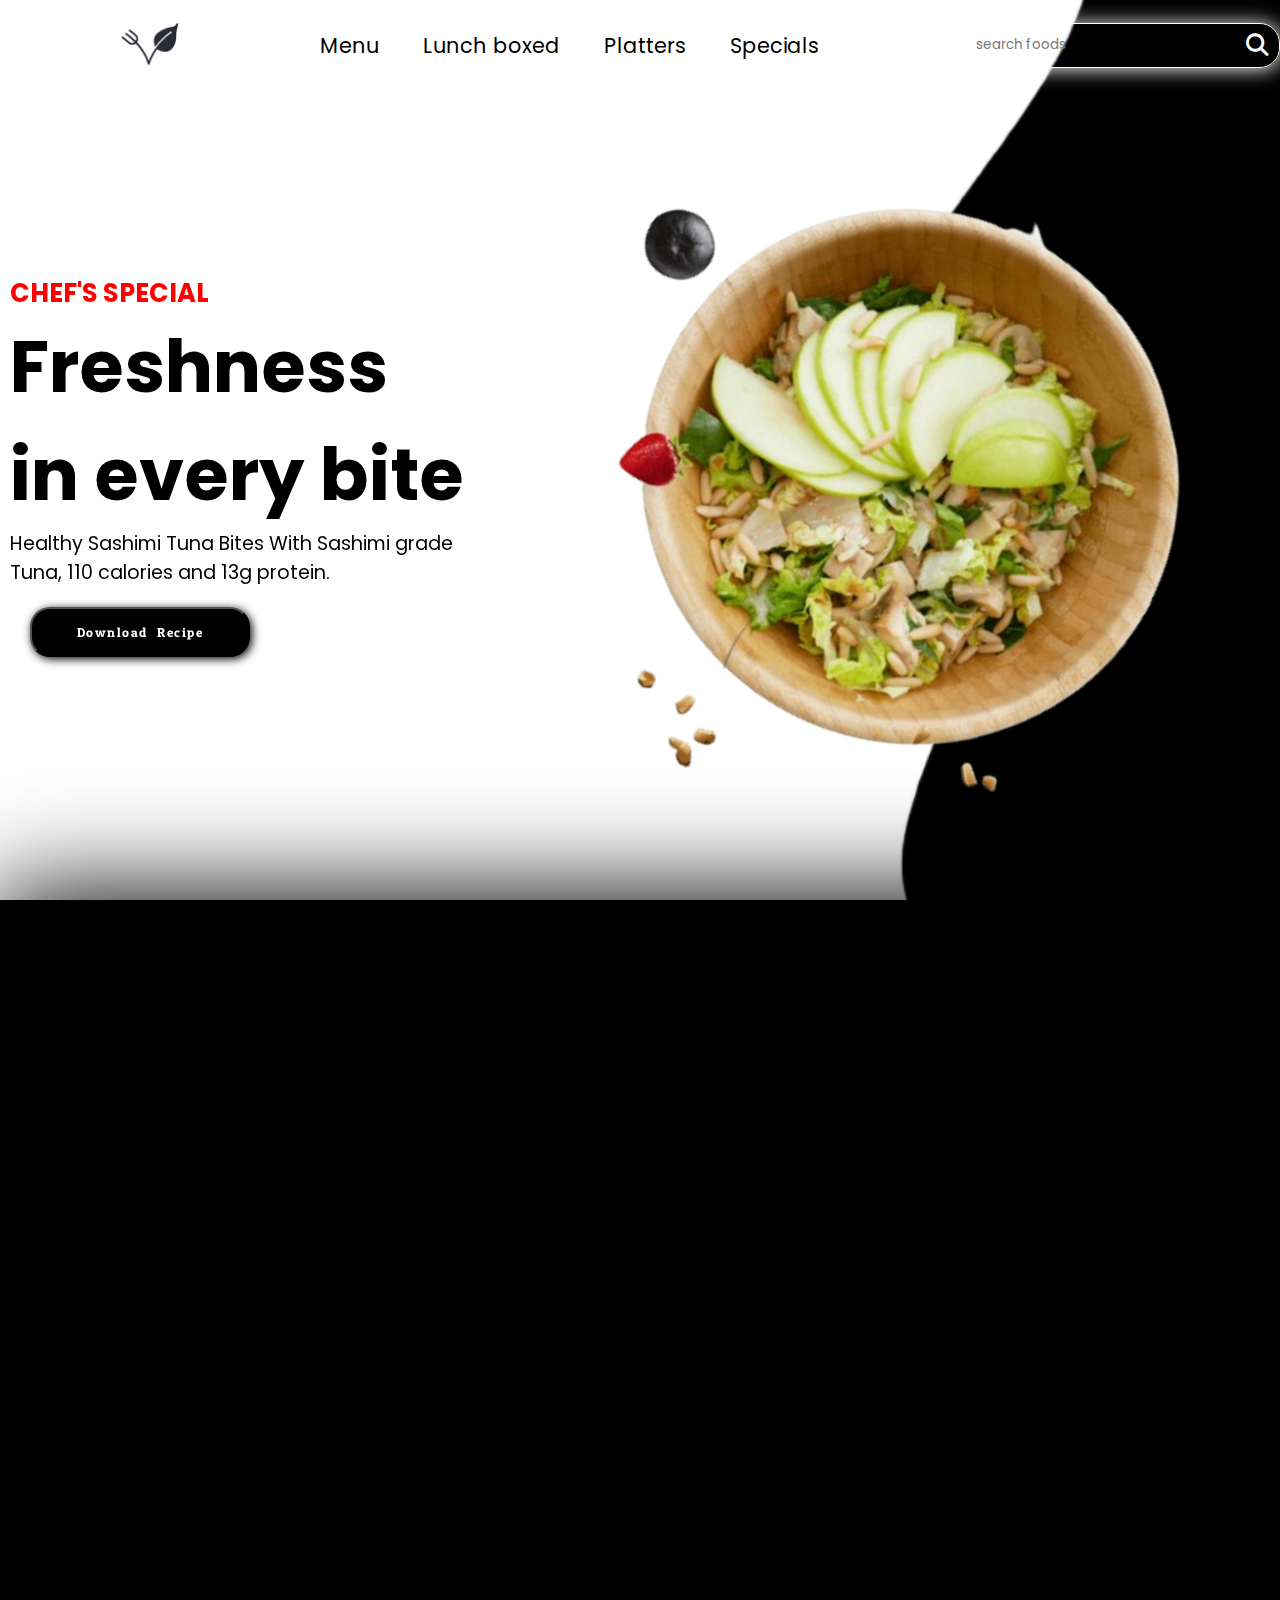
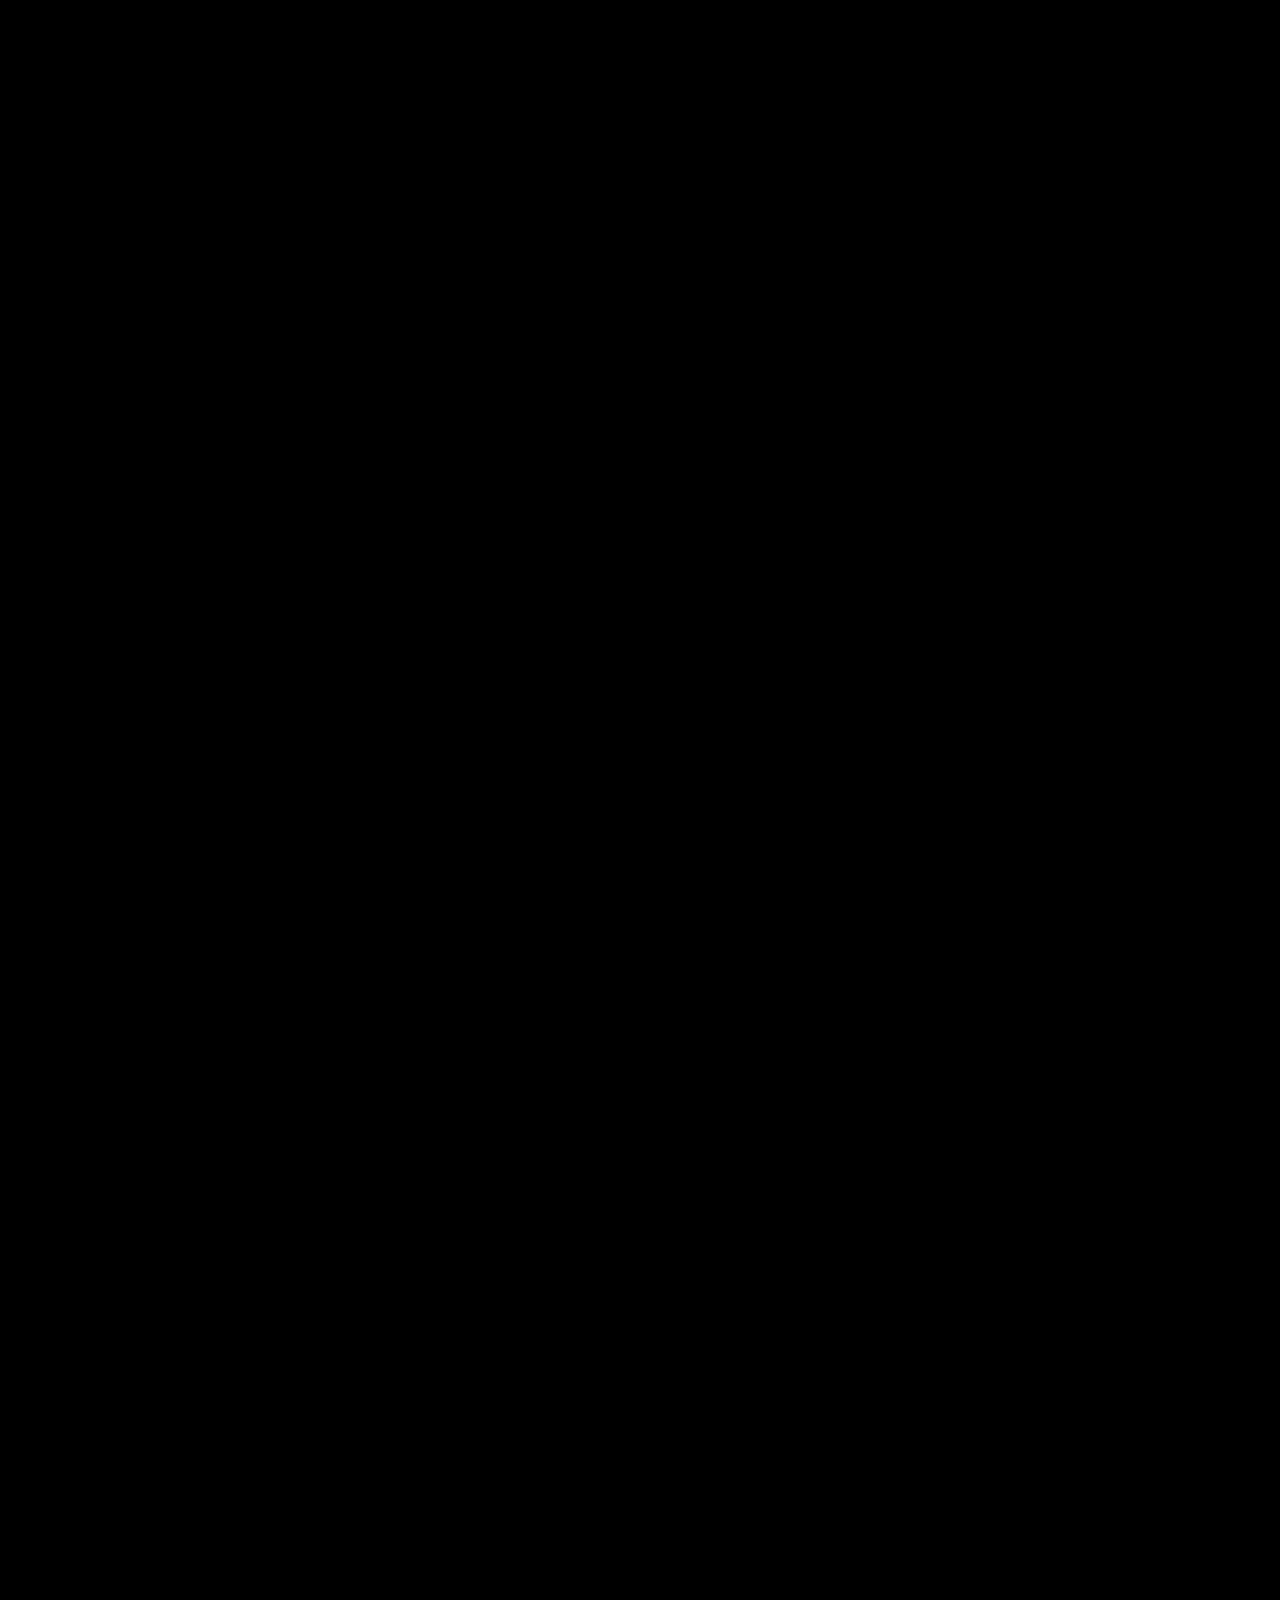
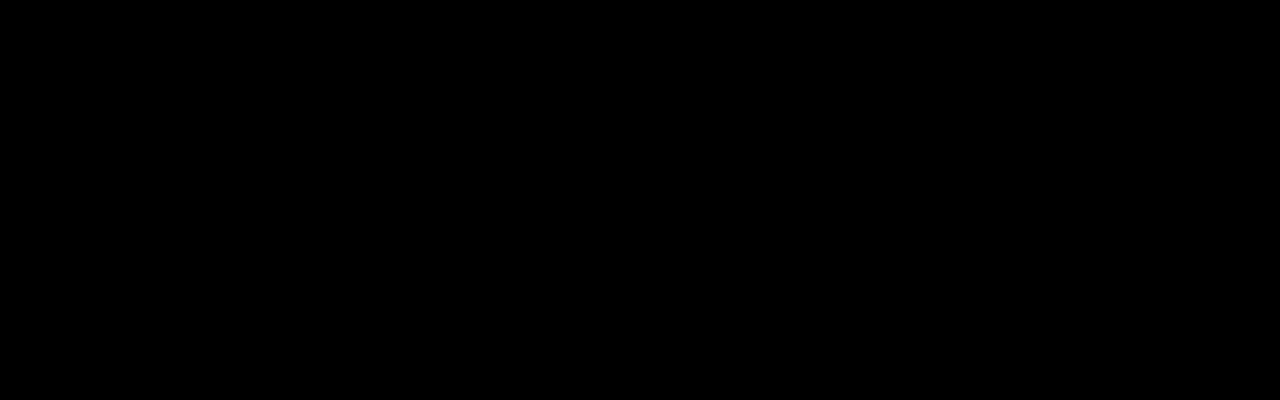
<file: A Food Website Design/index.html>
<!DOCTYPE html>
<html lang="en">
<head>
    <meta charset="UTF-8">
    <meta name="viewport" content="width=device-width, initial-scale=1.0">
    <link rel="stylesheet" href="https://cdnjs.cloudflare.com/ajax/libs/font-awesome/6.5.1/css/all.min.css">
    <link rel="stylesheet" href="https://unpkg.com/aos@next/dist/aos.css" />
    <link rel="stylesheet" href="style.css">
    <title>food website</title>
</head>
<body>
    <nav>
        <div class="wrapper">
            <div class="nav-container">
                <img src="img/logo.png" alt="">
                <div class="links">
                    <a href="">Menu</a>
                    <a href="">Lunch boxed</a>
                    <a href="">Platters</a>
                    <a href="">Specials</a>
                </div>
                <div class="search">
                    <input type="search" placeholder="search foods">
                    <i class="fa-solid fa-magnifying-glass"></i>
                </div>
            </div>
        </nav>
        </div>

<!-- Landing Page -->
<section class="landingpage">
    <div class="content">
        <div class="heading" data-aos="fade-right" data-aos-duration="2000">
            <h3>CHEF'S SPECIAL</h3>
            <h1>Freshness <br> in every bite</h1>
            <p>Healthy Sashimi Tuna Bites With Sashimi grade Tuna, 110 calories and 13g protein.</p>
            <button  data-aos="fade-right" data-aos-duration="2000" data-aos-delay="00">Download Recipe</button>
        </div>           
        <div class="image">
            <img src="img/main.png" data-aos="zoom-in" data-aos-duration="2000">
        </div>
    </div>
</section>
<!--teste-->
<section class="aboutus">
    <div class="container">
        <img src="img/aboutus.png" data-aos="zoom-in" data-aos-duration="1000">
        <div class="aboutus-content">
            <h1 data-aos="fade-left" data-aos-duration="1000">About us</h1>
            <p data-aos="fade-left" data-aos-duration="1000" data-aos-delay="200">Salad, a vibrant medley of fresh vegetables, fruits, and herbs, offers a delightful burst of flavors and textures. Its colorful array of ingredients, tossed with dressing, creates a refreshing and healthy dish. Whether composed of crisp greens, crunchy cucumbers, juicy tomatoes, or tangy vinaigrette, a well-made salad serves as a versatile and nutritious addition to any meal, pleasing both the palate and the senses.</p>
        </div>
    </div>

</section>

<section class="details-foods">
    <div class="title"><h1 data-aos="fade-left" data-aos-duration="1000" >We have a wide Range of Healthy Salads</h1></div>
    <div class="foods">
        <div class="card" data-aos="fade-up" data-aos-duration="1000">
            <img src="img/salad.png" alt="">
            <div class="discription">
                <h1> Red Spinach with Carrot</h1>
                <p>A spinach salad features tender spinach leaves tossed with vibrant toppings like crisp bacon, sliced mushrooms, and hard-boiled eggs, all drizzled in a zesty vinaigrette, offering a flavorful and nutritious combination in every bite.</p>
                <p class="price">Rs 90.00</p>
            </div>
        </div>
        <div class="card" data-aos="fade-up" data-aos-duration="1000" data-aos-delay="200">
            <img src="img/salad1.png" alt="">
            <div class="discription">
                <h1>Spinach With Carrot</h1>
                <p>Combining the leafy goodness of spinach with the vibrant crunch of carrots, this salad offers a harmonious balance of flavors and textures, making it a refreshing and healthful choice for any meal and burst of freshness in every mouthful.</p>
                <p class="price">Rs 80.00</p>
            </div>
        </div>
        <div class="card" data-aos="fade-up" data-aos-duration="1000" data-aos-delay="400">
            <img src="img/salad2.png" alt="">
            <div class="discription">
                <h1>Green leave with Tomato</h1>
                <p>Green leaf and tomato salad: A simple yet vibrant combination of crisp, leafy greens paired with juicy, ripe tomatoes, accented with a tangy dressing, offering a refreshing burst of flavors and creates a delightful salad that's both light and satisfying.</p>
                <p class="price">Rs 95.00</p>
            </div>
        </div>
        <div class="card" data-aos="fade-up" data-aos-duration="1000" data-aos-delay="600">
            <img src="img/salad3.png" alt="">
            <div class="discription">
                <h1>Mixed Salad</h1>
                <p>A mixed salad is a delightful ensemble of assorted fresh vegetables, fruits, nuts, and sometimes cheese, combined with a flavorful dressing.for making it a satisfying and nutritious option for a wholesome meal or a refreshing side.</p>
                <p class="price">Rs 85.00</p>
            </div>
        </div>
    </div>
</section>
<section class="download">
    <div class="container">
        <div class="image">
            <img src="img/phone2.png" data-aos="zoom-in" data-aos-duration="1000" >
            <img src="img/phone1.png" data-aos="zoom-in" data-aos-duration="1000" data-aos-delay="200">
        </div>
        <div class="content" data-aos="fade-left" data-aos-duration="1000">
                <h1>Available on App Store</h1>
                <p>Downlaod our App from App store and Playstore for both platform Android and IOS.</p>
                <div class="icons">
                    <img src="img/appstore.png" data-aos="fade-left" data-aos-duration="1000" data-aos-delay="200">
                    <img src="img/playstore.png" data-aos="fade-left" data-aos-duration="1000" data-aos-delay="300">
                </div>
        </div>
    </div>

</section>


<script src="https://unpkg.com/aos@next/dist/aos.js"></script>
<script>
  AOS.init();
</script>
<!--teste-->
</body>
</html>
</file>
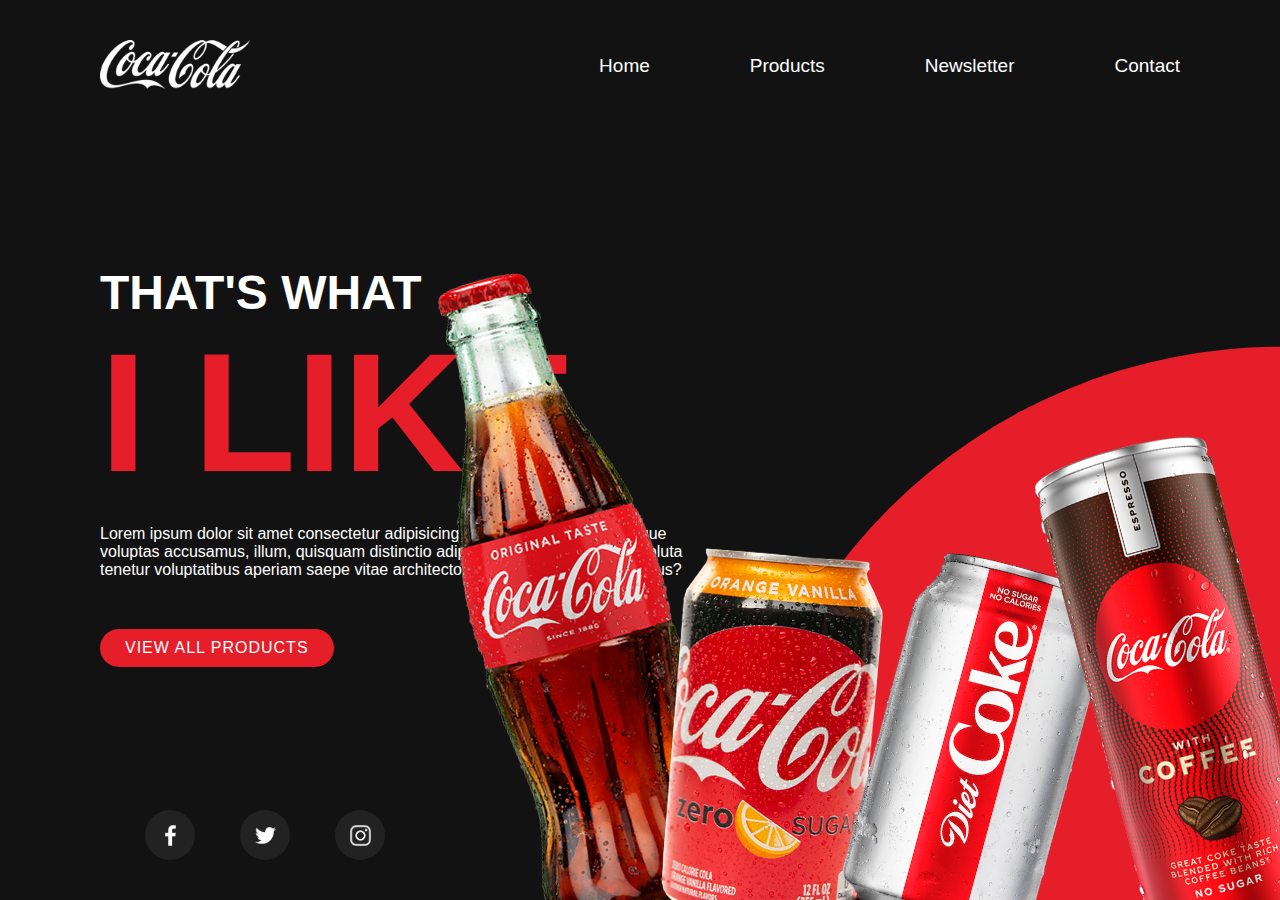
<file: Criando do ZERO uma Landing Page/index.html>
<!DOCTYPE html>
<html lang="en">
<head>
    <meta charset="UTF-8">
    <meta http-equiv="X-UA-Compatible" content="IE=edge">
    <meta name="viewport" content="width=device-width, initial-scale=1.0">
    <link rel="stylesheet" href="style.css">
    <title>Document</title>
</head>
<body>
    <section>
        <div class="circle"></div>
        <header>
            <a href="#"><img src="img/logo.png" alt="" class="logo"></a>
            <nav class="navegation">
                <ul>
                    <li><a href="#">Home</a></li>
                    <li><a href="#">Products</a></li>
                    <li><a href="#">Newsletter</a></li>
                    <li><a href="#">Contact</a></li>
                </ul>
            </nav>
        </header>
        <div class="content">
            <div class="text">
                <h2>THAT'S WHAT <br><span>I LIKE</span></h2>
                <p>Lorem ipsum dolor sit amet consectetur adipisicing elit. Asperiores autem eaque voluptas accusamus, illum, quisquam distinctio adipisci iusto earum corrupti soluta tenetur voluptatibus aperiam saepe vitae architecto eligendi repellendus delectus?</p>
                <a href="#">VIEW ALL PRODUCTS</a>
            </div>
        </div>
        <ul class="icons">
            <li><a href="#"><img src="img/facebook.png" alt=""></a></li>
            <li><a href="#"><img src="img/twitter.png" alt=""></a></li>
            <li><a href="#"><img src="img/instagram.png" alt=""></a></li>
        </ul>
        <div class="boxImg">
            <img src="img/cocacola1.png" alt="" class="img1">
            <img src="img/cocacola2.png" alt="" class="img2">
            <img src="img/cocacola3.png" alt="" class="img3">
            <img src="img/cocacola4.png" alt="" class="img4">
        </div>
    </section>
</body>
</html>
</file>
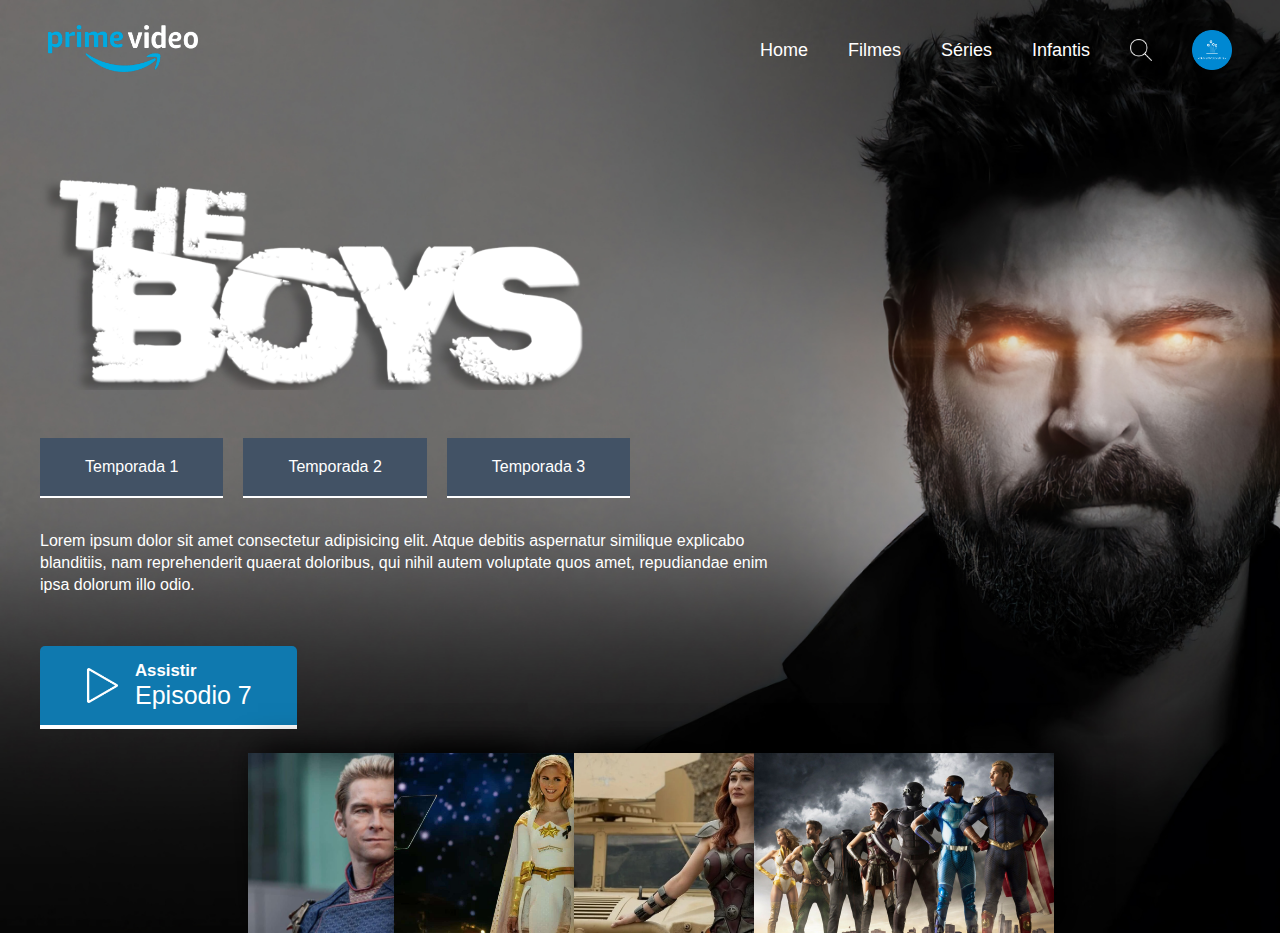
<file: Criando Landing Page The Boys/index.html>
<!DOCTYPE html>
<html lang="pt-br">

<head>
    <meta charset="UTF-8">
    <meta name="viewport" content="width=device-width, initial-scale=1.0">
    <meta http-equiv="X-UA-Compatible" content="IE=edge">
    <meta name="description" content="Site sobre The Boys">
    <link rel="stylesheet" href="style.css">
    <title>Dev envolvente - The Boys</title>
</head>

<body>
    <header>
        <a href="#"><img src="img/logo.png" alt="logo" class="logo"></a>
        <nav class="navigation">
            <ul>
                <li><a href="index.html">Home</a></li>
                <li><a href="filmes.html">Filmes</a></li>
                <li><a href="series.html">Séries</a></li>
                <li><a href="infantil.html">Infantis</a></li>
                <img src="img/search.png" alt=pesquisa" class="search">
                <img src="img/Logo do canal.png" alt="perfil" class="perfil">
            </ul>
        </nav>
    </header>
    <main>
        <section>
            <img src="img/theboysLogo.png" alt="Logo The Boys" class="logoboys">
            <div class="btn-box">
                <a href="#" class="btn">Temporada 1</a>
                <a href="#" class="btn">Temporada 2</a>
                <a href="#" class="btn">Temporada 3</a>
            </div>
            <p class="text">Lorem ipsum dolor sit amet consectetur adipisicing elit. Atque debitis aspernatur similique explicabo
                blanditiis, nam reprehenderit quaerat doloribus, qui nihil autem voluptate quos amet, repudiandae enim
                ipsa dolorum illo odio.</p>
            <div class="btn-box2">
                <img src="img/botao-play.png" alt="botão play" class="play">
                <div>
                    <h6>Assistir</h6>
                    <p>Episodio 7</p>
                </div>
            </div>
        </section>
    </main>
    <footer>
        <section class="cards">
            <div class="card"><img src="img/capita.jpg" alt="Imagens"></div>
            <div class="card"><img src="img/estrela.jpg" alt="Imagens"></div>
            <div class="card"><img src="img/ds.jpg" alt="Imagens"></div>
            <div class="card"><img src="img/os7.jpg" alt="Imagens"></div>
        </section>
    </footer>
</body>

</html>
</file>
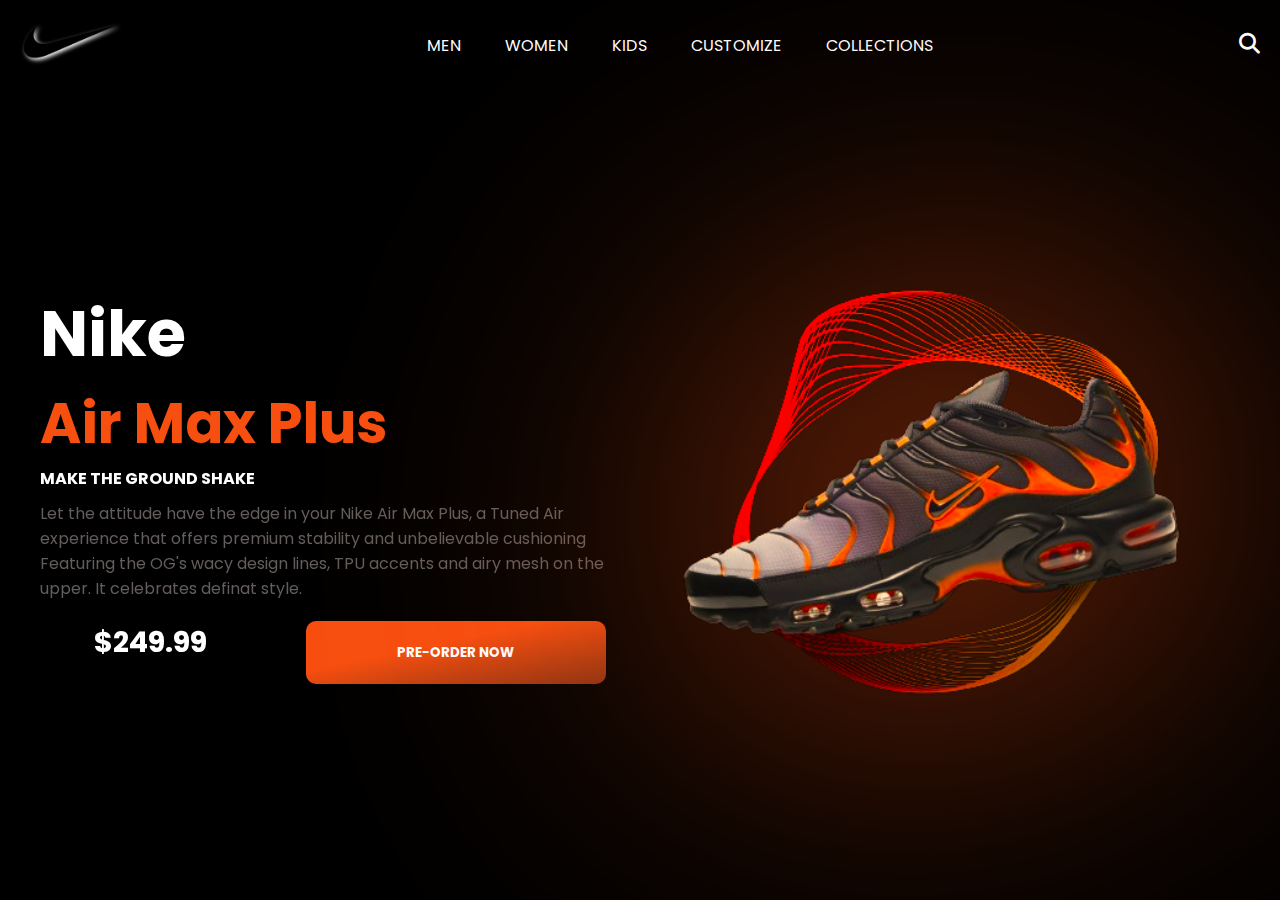
<file: Responsive Shoe Website/index.html>
<!DOCTYPE html>
<html lang="pt-br">
<head>
    <meta charset="UTF-8">
    <meta name="viewport" content="width=device-width, initial-scale=1.0">
    <link rel="stylesheet" href="https://cdnjs.cloudflare.com/ajax/libs/font-awesome/6.5.1/css/all.min.css">
    <link rel="stylesheet" href="https://unpkg.com/aos@next/dist/aos.css" />
    <link rel="stylesheet" href="style.css">
    <title>Shoes Store</title>
</head>
<body>
    <nav>
        <div class="container">
            <div class="logo">
                <img src="img/NikeLogoPNGImage.png" alt="">
            </div>
            <div class="links">
                <a href="">MEN</a>
                <a href="">WOMEN</a>
                <a href="">KIDS</a>
                <a href="">CUSTOMIZE</a>
                <a href="">COLLECTIONS</a>
            </div>
            <div class="search">
                <i class="fa-solid fa-magnifying-glass"></i>
            </div>
        </div>
    </nav>
    <section>
        <div class="content">
            <div class="main-content">
                <h1 data-aos="fade-right" data-aos-duration="2000">Nike</h1>
                <h2 data-aos="fade-left" data-aos-duration="2000" data-aos-delay="200">Air Max Plus</h2>
                <h4 data-aos="fade-right" data-aos-duration="2000" data-aos-delay="400">MAKE THE GROUND SHAKE</h4>
                <p data-aos="flip-down" data-aos-duration="2000" data-aos-delay="600">Let the attitude have the edge in your Nike Air Max Plus, a Tuned Air experience that offers premium stability and unbelievable cushioning Featuring the OG's wacy design lines, TPU accents and airy mesh on the upper. It celebrates definat style.</p>
                <div class="order">
                    <h3 data-aos="zoom-in-right" data-aos-duration="2000" data-aos-delay="800">$249.99</h3>
                    <button data-aos="zoom-in-left" data-aos-duration="2000" data-aos-delay="800">PRE-ORDER NOW</button>
                </div>
            </div>
            <div class="image">
                <img src="img/shoes.png" data-aos="zoom-in" data-aos-duration="2000">
            </div>
        </div>
    </section>
    <script src="https://unpkg.com/aos@next/dist/aos.js"></script>
    <script>
      AOS.init({
        offset:1
      });
    </script>
</body>
</html>
</file>
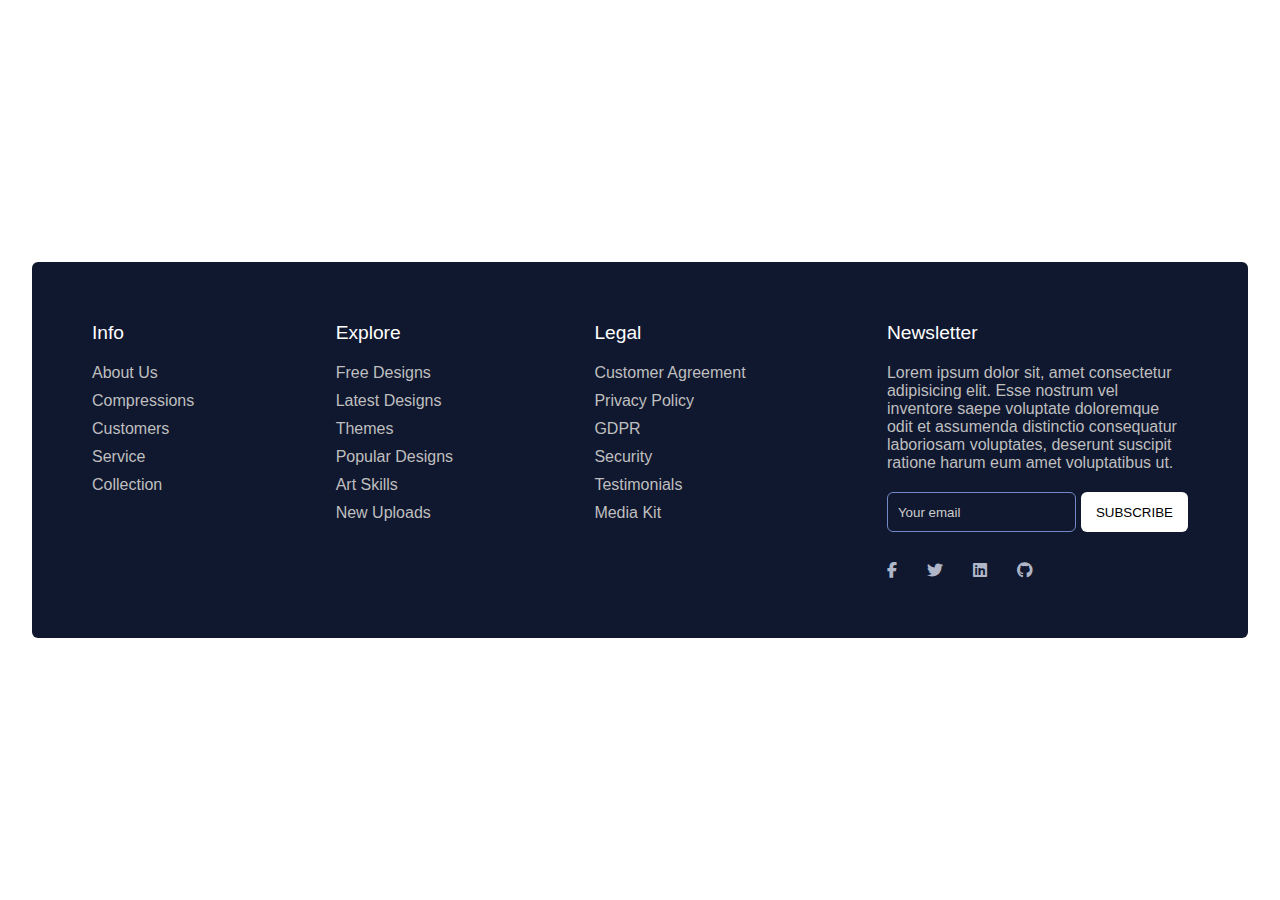
<file: Responsive Website Footer Design/index.html>
<!DOCTYPE html>
<html lang="pt-br">
<head>
    <meta charset="UTF-8" />
    <meta name="viewport" content="width=device-width, initial-scale=1.0" />
    <title>Responsive Footer HTML and CSS</title>
    <!-- Fonts Links For Icon -->
    <link rel="stylesheet" href="https://cdnjs.cloudflare.com/ajax/libs/font-awesome/6.4.2/css/all.min.css" />
    <link rel="stylesheet" href="style.css" />
</head>

<body>
    <section class="footer">
        <div class="footer-row">
            <div class="footer-col">
                <h4>Info</h4>
                <ul class="links">
                    <li><a href="#">About Us</a></li>
                    <li><a href="#">Compressions</a></li>
                    <li><a href="#">Customers</a></li>
                    <li><a href="#">Service</a></li>
                    <li><a href="#">Collection</a></li>
                </ul>
            </div>

            <div class="footer-col">
                <h4>Explore</h4>
                <ul class="links">
                    <li><a href="#">Free Designs</a></li>
                    <li><a href="#">Latest Designs</a></li>
                    <li><a href="#">Themes</a></li>
                    <li><a href="#">Popular Designs</a></li>
                    <li><a href="#">Art Skills</a></li>
                    <li><a href="#">New Uploads</a></li>
                </ul>
            </div>

            <div class="footer-col">
                <h4>Legal</h4>
                <ul class="links">
                    <li><a href="#">Customer Agreement</a></li>
                    <li><a href="#">Privacy Policy</a></li>
                    <li><a href="#">GDPR</a></li>
                    <li><a href="#">Security</a></li>
                    <li><a href="#">Testimonials</a></li>
                    <li><a href="#">Media Kit</a></li>
                </ul>
            </div>

            <div class="footer-col">
                <h4>Newsletter</h4>
                <p>
                    Lorem ipsum dolor sit, amet consectetur adipisicing elit. Esse nostrum vel inventore saepe voluptate
                    doloremque odit et assumenda distinctio consequatur laboriosam voluptates, deserunt suscipit ratione
                    harum eum amet voluptatibus ut.
                </p>
                <form action="#">
                    <input type="text" placeholder="Your email" required>
                    <button type="submit">SUBSCRIBE</button>
                </form>
                <div class="icons">
                    <i class="fa-brands fa-facebook-f"></i>
                    <i class="fa-brands fa-twitter"></i>
                    <i class="fa-brands fa-linkedin"></i>
                    <i class="fa-brands fa-github"></i>
                </div>
            </div>
        </div>
    </section>
</body>

</html>
</file>
<file: A Food Website Design/style.css>
@import url('https://fonts.googleapis.com/css2?family=Inconsolata:wght@400;500;600&family=Lemon&family=Patua+One&family=Poppins:wght@200;400;500;600;700;800;900&display=swap');
*{
    padding: 0;
    margin: 0;
    font-family: 'Poppins', sans-serif;
    box-sizing: border-box;
}

body{
    width: 100%;
    overflow-x: hidden;
    height: auto;
    position: relative;
    background-color: white;
}

/* nav{
    z-index: 10;
    position: sticky;
    top: 0;
    margin-top: 10px;
    
} */
nav .wrapper{
    position: absolute;
    top: 0;
    height: 10vh;
    width: 100%;
}

nav .nav-container{
    width: 100%;
    height: 100%;
    margin:  0 60px;
    position: relative;
    display: flex;
    justify-content: space-around;
    align-items: center;
}

nav .nav-container img{
    width: 60px;
}

nav .nav-container .links a{
    font-size: 1.3rem;
    color: black;
    text-decoration: none;
    margin: 0 20px;
    transition: 0.2s linear;
}

nav .nav-container .links a:hover{
    color: rgb(124, 123, 123);
    
}

nav .nav-container .search {
    width: 320px;
    box-shadow: 1px 1px 20px white;
    height: 5vh;
    display: flex;
    border-radius: 20px;
    overflow: hidden;
    border: 1px solid white;
}
nav .nav-container .search input{
    width: 86%;
    padding-left: 15px;
    font-size: 1    rem;
    height: 100%;
    background-color: transparent;
    color: white;
    border: none;
    outline: none;   
}
nav .nav-container .search i{
    color: white;
    display: flex;
    justify-content: center;
    align-items: center;
    font-size: 1.4rem;
    width: 14%;
    cursor: pointer;
    height: 100%;
}

section{
    width: 100%;
    height: 100vh;
    overflow: hidden;

}

/* landing page */

.landingpage{
    background-image: url(img/back.png);
    background-size: cover;
    background-position: center;
    background-repeat: no-repeat;
    display: flex;
    justify-content: center;
    align-items: center;
}

.landingpage .content{
    display: flex;
    margin-top: 150px;
    justify-content: space-around;
    align-items: center;
}

.landingpage .content .heading{
    margin-top: -100px;
    max-width:460px ;
    width: 100%;
}

.landingpage .content .heading h3{
    color: red;
    font-size: 1.6rem;
}   
.landingpage .content .heading h1{
    color: black;
    line-height: -2rem;
    font-size: 4.5rem;
}
.landingpage .content .heading p{
    color: black;
    font-size: 1.2rem;
}
.landingpage .content .heading button{
    width: 220px;
    height: 50px;
    margin: 20px;
    cursor: pointer;
    box-shadow: 2px 2px 10px black;
    letter-spacing: 1.5px;
    word-spacing: 5px;
    background: black;
    color: white;
    border-radius: 20px;
    font-family: 'Patua One', serif;
    transition: 0.5s linear;
}

.landingpage .content .heading button:hover{
    scale: 1.05;
}

.landingpage .content .image img{
    width: 800px;
    transform: rotate(40deg);
}



/* about us */
.aboutus{
    box-shadow: -5px -5px 100px black ;
    background: black;
}

.aboutus .container{
    width: 100%;
    height: 100%;
    align-items: center;
    justify-content: space-evenly;
    display: flex;
}

.aboutus .container .aboutus-content{
    color: white;
    width: 30%;
}
.aboutus .container  img{
    filter: drop-shadow(0 0 10px white);
}
.aboutus .container .aboutus-content h1{
    text-align: center;
    margin-bottom: 20px;
    font-family: 'Patua One', serif;
    color: rgb(156, 46, 6);
    letter-spacing: 1px;
    font-size: 4rem;
}

.aboutus .container .aboutus-content p{
    font-size: 1.4rem;
    text-align: center;
}



/* Food Details */

.details-foods{
    background-color: black;
}

.details-foods .title{
    width: 100%;
    margin: 30px 0;
    height: auto;
    display: flex;
    justify-content: center;
}

.details-foods .title h1{
    font-size: 3rem;
    color: white;
    text-align: center;
    width: 40%;
}

.details-foods .foods{
    margin: 0 40px;
    display: flex;
    justify-content: space-around;
}
.details-foods .foods .card{
    margin: 0 10px;
    cursor: pointer;
    border-radius: 10px;
    box-shadow: 1px 1px 10px white;
    display: flex;
    flex-direction: column;
    justify-content: center;
}

.details-foods .foods:hover .card{
    scale: 1.1;
    transition: 0.3s cubic-bezier(0.645, 0.045, 0.355, 1);
}

.details-foods .foods:hover .card:not(:hover){
    opacity: 0.2;
    backdrop-filter: blur(10px);
    scale: 1;
}
.details-foods .foods .card img{
    width: 70%;
    margin: 0 15%;
}

.details-foods .foods .card .discription{
    color: white;
    margin:0 10px;
}
.details-foods .foods .card .discription h1{
    
    font-family: 'Patua One', serif;
    letter-spacing: 1px;
    margin: 8px 0;
    text-align: center;
}

.details-foods .foods .card .discription p{
    float: left;
    margin-left: 2px;
}
.details-foods .foods .card .discription .price{
    float: right;
    font-family: 'Lemon', serif;
    margin:10px 20px 10px 0;
}


/* download section */

.download{
    background-color: black;
}

.download .container{
    width: 100%;
    height: 100%;
    display: flex;
    align-items: center;
    justify-content: space-evenly;
}
.download .container .image img{
    width: 300px;
    pointer-events: none;
    margin-left: 40px;
}

.download .container .content{
    color: white;
    width: 40%;
}
.download .container .content h1{
    font-size: 5rem;
}
.download .container .content p{
    font-size: 1.5rem;
    margin: 10px 0;
}
.download .container .content .icons{
    width: 70%;
    display: flex;
    margin: 40px 20px;
    justify-content: space-around;
}
.download .container .content .icons img{
    width: 40%;
    cursor: pointer;
}
</file>
<file: Criando do ZERO uma Landing Page/style.css>
*{
    margin: 0;
    padding: 0;
    box-sizing: border-box;
    font-family: 'Poppins', sans-serif;
}
section{
    position: relative;
    width: 100%;
    min-height: 100vh;
    padding: 100px;
    display: flex;
    justify-content: space-between;
    align-items: center;
    background: #121212;
    overflow: hidden;
}
.circle{
    position: absolute;
    top: 0;
    left: 0;
    width: 100%;
    height: 100%;
    background: #e51e2a;
    clip-path: circle(50% at bottom right);
}
header{
    position: absolute;
    top: 0;
    left: 0;
    width: 100%;
    padding: 40px 100px;
    display: flex;
    align-items: center;
    justify-content: space-between;
}
header .logo{
    position: relative;
    max-width: 150px;
}
header .navegation ul{
    position: relative;
    display: flex;
}
header .navegation  li{
    list-style: none;
}
header .navegation li a{
    display: inline-block;
    color: #fff;
    font-weight: 500;
    text-decoration: none;
    font-size: 19px;
    margin-left: 100px;
}
.content{
    position: relative;
    width: 100%;
    display: flex;
    align-items: center;
    justify-content: space-between;
}
.content .text{
    position: relative;
    max-width: 600px;
    margin-right: 20px;
}
.content .text h2{
    color: #fff;
    font-size: 3em;
    margin-bottom: 10px;
    line-height: 2.5em;
    font-weight: 700;
}
.content .text h2 span{
    font-size: 3.5em;
    color: #e51e2a;
}
.content .text p{
    color: #fff;
}
.content .text a{
    display: inline-block;
    margin-top: 50px;
    padding: 10px 25px;
    background: #e51e2a;
    color: #fff;
    font-weight: 500;
    letter-spacing: 1px;
    text-decoration: none;
    border-radius: 40px;
    transition: 0.3s ease-in-out;
}
.content .text a:hover{
    transform: translateY(-10px);
}
.icons{
    position: absolute;
    bottom: 40px;
    left: 100px;
    display: flex;
    justify-content: center;
    align-items: center;
}
.icons li{
    list-style: none;
}
.icons li a{
    display: inline-block;
    margin-left: 45px;
    background: #222;
    width: 50px;
    height: 50px;
    display: flex;
    justify-content: center;
    align-items: center;
    border-radius: 50%;
    transition:  0.3s ease-in-out;
}
.icons li a:hover{
    background: #e51e2a;
    transform: translateY(-10px);
}
.icons li a img{
    filter: invert(1);
    transform: scale(0.5);
}
.boxImg{
    position: absolute;
    right: 0;
    bottom: -40px;
}
.boxImg img{
    width: 200px;
}
.boxImg .img1{
    transform: rotate(-15deg)
}
.boxImg .img2{
    transform: rotate(5deg)
}
.boxImg .img3{
    transform: rotate(15deg)
}
.boxImg .img4{
    transform: rotate(-15deg)
}
</file>
<file: Criando Landing Page The Boys/style.css>
/*@import url('https://fonts.googleapis.com/css2?family=Ubuntu:wght@400;500;700&display=swap')*/
*{
    margin: 0;
    padding: 0;
    box-sizing: border-box;
    font-family: 'Ubuntu', sans-serif;
    list-style: none;
    text-decoration: none;
}
body{
    background: url(img/bg.jpg);
    background-repeat: no-repeat;
    background-size: cover;
    overflow: hidden;
}
header{
    display: flex;
    align-items: center;
    justify-content: space-between;
    padding: 25px 48px;
}
header .logo{
    width: 150px;
}
.navigation ul{
    display: flex;
    align-items: center;
    gap: 40px;
}
.navigation ul li a{
    color: white;
    font-size: 18px;
    padding-bottom: 5px;
    border-bottom: 2px solid transparent;
    transition: all .6s;
}
.navigation ul li a:hover{
    border-bottom: 2px solid #138ecc;
}
.navigation .search{
    width: 22px;
    cursor: pointer;
    filter: invert(1);
}
.navigation .perfil{
    width: 40px;
    cursor: pointer;
}

/*main */

main{
    display: flex;
    align-items: center;
    justify-content: center;
    max-width: 50em;
    margin-top: 1.5em;
}
main section{
    display: flex;
    flex-direction: column;
    align-items: flex-start;
    margin-left: 2.5em;
}
main section .logoboys{
    width: 35em;
    margin: 3em 0;
}
main section .btn-box{
    display: flex;
    align-items: center;
    gap: 20px;
}
.btn-box .btn{
    padding: 20px 45px;
    background: #425265;
    color: white;
    margin-bottom: 2em;
    border-bottom: 2px solid #fff;
    transition: all .3s;
}
.btn-box .btn:hover{
    background: #2d3846;
}
.btn-box .btn:focus{
    background: #2d3846;
}
main section .text{
    color: #fff;
    line-height: 22px;
}
.btn-box2{
    display: flex;
    align-items: center;
    color: #fff;
    background: #0f79af;
    padding: 15px 45px;
    margin-top: 2em;
    border-radius: 5px 5px 0 0;
    border-bottom: 4px solid #fff;
    font-size: 25px;
    gap: 15px;
    cursor: pointer;
    transition: all 3.s;
}
.btn-box2:hover{
    background: #138ecc;
}
.btn-box2 .play{
    width: 1.4em;
    filter: invert(1);
}
footer .cards{
    display: flex;
    align-items: center;
    flex-flow: row;
    margin-left: 23em;
    margin-top: 1.5em;
}
footer .cards .card{
    height: 180px;
    max-width: 300px;
    box-shadow: 12px 0px 32px 2px black;
    margin-left: -120px;
    cursor: pointer;
    transition: all 0.25s ease-in-out;
    overflow: hidden;
}
footer .cards .card img{
    height: 100%;
    width: 100%;
    object-fit: cover;
}
.cards .card:hover{
    transform: translate(-16px);
}
.cards .card:hover{
    transform: rotate(4deg);
}
.cards .card:hover ~ .card{
    transform: translate(140px);
}
</file>
<file: Responsive Shoe Website/style.css>
@import url('https://fonts.googleapis.com/css2?family=Poppins:wght@100;200;300;400;500;600&display=swap');
*{
    padding: 0;
    margin: 0;
    font-family: 'Poppins', sans-serif;
    box-sizing: border-box;
}

body{
    width: 100%;
    height: 100vh;
    overflow: hidden;
    background-color: black;
}

nav{
    width: 100%;
    height: 10vh;
}

.container{
    width: 100%;
    height: 100%;
    display: flex;
    justify-content: space-between;
    align-items: center;
}

.container .logo img{
    margin-left: 20px;
    width: 100px;
    filter: drop-shadow(2px 2px 2px white);
}

.container .links a{
    color: white;
    text-decoration: none;
    cursor: pointer;
    position: relative;
    margin: 0 20px;
    transition: 0.3s linear;
}

.links a::before{
    content: "";
    position: absolute;
    left: 0;
    bottom: -4px;
    width: 0;
    background-color: #f74f10;
    height: 3.5px;
    transition: 0.3s linear;
}

.links a:hover::before,
.links a:hover{
    color: #f74f10;
    width: 100%;
}

.container .search i{
    color: white;
    cursor: pointer;
    font-size: 1.3rem;
    margin-right: 20px;
}

/* Section Starts */

section{
    width: 100%;
    height: 90vh;
}

section .content{
    display: flex;
    width: 100%;
    height: 100%;
    justify-content: space-around;
    align-items: center;
}

.content .main-content{
    color: white;
    max-width: 600px;
    width: 100%;
    margin: 0 auto;
}

.main-content h1{
    font-size: clamp(2rem, 1rem + 5vw, 4rem);
}

.main-content h2{
    color: #f74f10;
    font-size: clamp(2rem, 1rem + 5vw, 3.5rem);
}

.main-content p{
    margin-top: 10px;
    color: #635e5c;
}

.main-content .order{
    display: flex;
    margin: 20px 10px;
    width: 100%;
    justify-content: space-around;
    min-height: 7vh;
}

.order h3{
    font-size: 1.8rem;
}

.order button{
    min-width: 50%;
    margin-left: 10px;
    border: none;
    outline: none;
    border-radius: 10px;
    background: linear-gradient(to bottom right, #f74f10 40%, #8a3313) ;
    color: white;
    font-weight: 700;
    padding: 0 2px;
    font-size: clamp(0.6rem, 1rem 5vw, 3rem);
    transition: 0.1s linear;
}

.order button:hover{
    box-shadow:  0 0 30px #f74f10;
    background: linear-gradient(to bottom right, #8a3313 ,  #f74f10 40%) ;
}

.content .image img{
    max-width: 450px;
    width: 100%;
    margin-right: 100px;
    transform: rotate(40deg) translateX(900px);
    filter: drop-shadow(-10px -10px 200px #f74f10);
}

@media (max-width:800px){
    .content{
        display: flex;
        width: 100%;
        flex-direction: column-reverse;
    }

    .main-content{
        margin: 0 10px;
    }
}

@media (min-width:884px){
    .content .image img{
        min-width: 500px;
    }
}

@media (max-width:440px){
    .links{
        display: none;
    }

    .content .image img{
        width: 100%;
        margin-right: none;
    }
}
</file>
<file: Responsive Website Footer Design/style.css>
* {
  margin: 0;
  padding: 0;
  box-sizing: border-box;
  font-family: 'Open Sans', sans-serif;
}

.footer {
  position: absolute;
  top: 50%;
  left: 50%;
  transform: translate(-50%, -50%);
  max-width: 1280px;
  width: 95%;
  background: #10182F;
  border-radius: 6px;
}

.footer .footer-row {
  display: flex;
  flex-wrap: wrap;
  justify-content: space-between;
  gap: 3.5rem;
  padding: 60px;
}

.footer-row .footer-col h4 {
  color: #fff;
  font-size: 1.2rem;
  font-weight: 400;
}

.footer-col .links {
  margin-top: 20px;
}

.footer-col .links li {
  list-style: none;
  margin-bottom: 10px;
}

.footer-col .links li a {
  text-decoration: none;
  color: #bfbfbf;
}

.footer-col .links li a:hover {
  color: #fff;
}

.footer-col p {
  margin: 20px 0;
  color: #bfbfbf;
  max-width: 300px;
}

.footer-col form {
  display: flex;
  gap: 5px;
}

.footer-col input {
  height: 40px;
  border-radius: 6px;
  background: none;
  width: 100%;
  outline: none;
  border: 1px solid #7489C6 ;
  caret-color: #fff;
  color: #fff;
  padding-left: 10px;
}

.footer-col input::placeholder {
  color: #ccc;
}

 .footer-col form button {
  background: #fff;
  outline: none;
  border: none;
  padding: 10px 15px;
  border-radius: 6px;
  cursor: pointer;
  font-weight: 500;
  transition: 0.2s ease;
}

.footer-col form button:hover {
  background: #cecccc;
}

.footer-col .icons {
  display: flex;
  margin-top: 30px;
  gap: 30px;
  cursor: pointer;
}

.footer-col .icons i {
  color: #afb6c7;
}

.footer-col .icons i:hover  {
  color: #fff;
}

@media (max-width: 768px) {
  .footer {
    position: relative;
    bottom: 0;
    left: 0;
    transform: none;
    width: 100%;
    border-radius: 0;
  }

  .footer .footer-row {
    padding: 20px;
    gap: 1rem;
  }

  .footer-col form {
    display: block;
  }

  .footer-col form :where(input, button) {
    width: 100%;
  }

  .footer-col form button {
    margin: 10px 0 0 0;
  }
}
</file>
